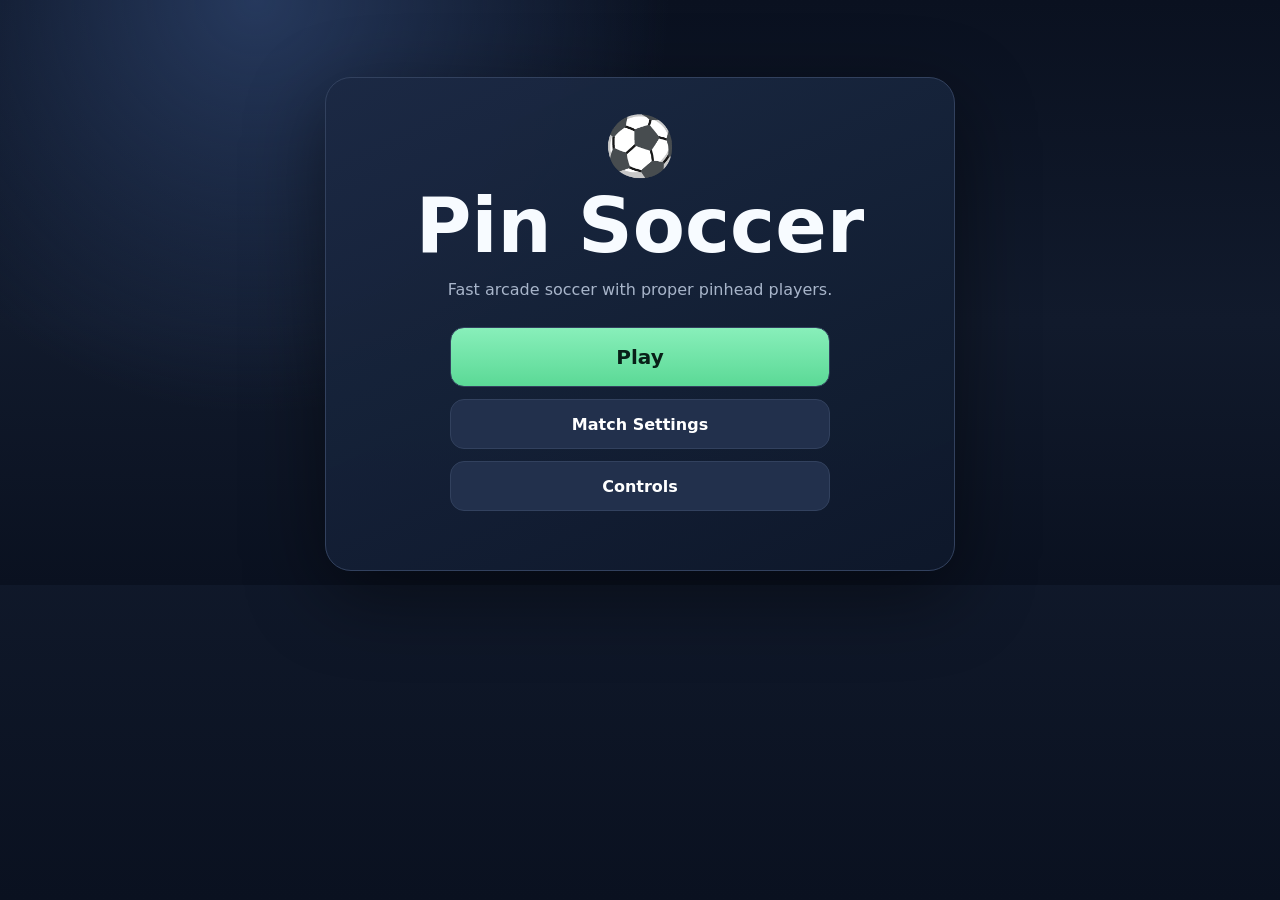
<file: index.html>
<!doctype html>
<html lang="en">
<head>
<meta charset="utf-8">
<meta name="viewport" content="width=device-width,initial-scale=1,viewport-fit=cover">
<meta name="theme-color" content="#101827">
<title>Pin Soccer</title>
<link rel="stylesheet" href="styles.css">
</head>
<body>
<main id="app">
<section id="menuScreen" class="screen active">
  <div class="hero card">
    <div class="ball-logo">⚽</div>
    <h1>Pin Soccer</h1>
    <p>Fast arcade soccer with proper pinhead players.</p>
    <div class="menu-actions">
      <button id="playBtn" class="primary">Play</button>
      <button id="settingsBtn">Match Settings</button>
      <button id="controlsBtn">Controls</button>
    </div>
  </div>
</section>
<section id="settingsScreen" class="screen">
  <div class="panel card">
    <div class="topbar"><button class="backBtn">← Back</button><h2>Match Settings</h2></div>
    <div class="setting-row"><label>Opponent</label><select id="modeSelect"><option value="ai">Vs AI</option><option value="local">2 Players</option></select></div>
    <div class="setting-row"><label>Goals to win</label><select id="lengthSelect"><option>3</option><option selected>5</option><option>7</option><option>10</option></select></div>
    <div class="setting-row"><label>AI difficulty</label><select id="difficultySelect"><option>easy</option><option selected>normal</option><option>hard</option></select></div>
    <div class="setting-row"><label>Game speed</label><select id="speedSelect"><option value=".85">Chill</option><option value="1" selected>Normal</option><option value="1.18">Fast</option></select></div>
  </div>
</section>
<section id="controlsScreen" class="screen">
  <div class="panel card">
    <div class="topbar"><button class="backBtn">← Back</button><h2>Controls</h2></div>
    <div class="setting-row"><label>Control style</label><select id="controlSelect"><option value="touch" selected>On-screen buttons</option><option value="keyboard">Keyboard</option></select></div>
    <div class="control-help">
      <div><h3>Player 1</h3><p>A / D = move<br>W = jump<br>S = kick / charge shot</p></div>
      <div><h3>Player 2</h3><p>← / → = move<br>↑ = jump<br>↓ = kick / charge shot</p></div>
    </div>
    <p class="tip">Hold kick to charge the power bar. Release to shoot. The ball's height relative to your pin changes the shot angle: low contact gives a flatter shot; higher contact creates more of a chip.</p>
  </div>
</section>
<section id="gameScreen" class="screen">
  <div class="game-shell">
    <div class="hud card">
      <button id="menuBtn">Menu</button>
      <div class="score"><span id="p1Score">0</span><span>–</span><span id="p2Score">0</span></div>
      <button id="pauseBtn">Pause</button>
    </div>
    <div class="stage" id="stage" tabindex="0">
      <canvas id="gameCanvas" width="960" height="560"></canvas>
      <div id="countdown" class="countdown"></div>
      <div id="message" class="message"></div>
    </div>
    <div id="touchControls" class="touch-controls">
      <div class="pad"><div class="pad-title">PLAYER 1</div><div class="pad-grid">
        <button data-input="p1l">◀</button><button data-input="p1j">▲</button><button data-input="p1r">▶</button><button data-input="p1k" class="kick">HOLD KICK</button>
      </div><div class="power-wrap"><div class="power-label">POWER <span id="p1PowerText">0%</span></div><div class="power-track"><div id="p1Power" class="power-fill"></div></div></div></div>
      <div class="pad" id="p2Pad"><div class="pad-title">PLAYER 2</div><div class="pad-grid">
        <button data-input="p2l">◀</button><button data-input="p2j">▲</button><button data-input="p2r">▶</button><button data-input="p2k" class="kick">HOLD KICK</button>
      </div><div class="power-wrap"><div class="power-label">POWER <span id="p2PowerText">0%</span></div><div class="power-track"><div id="p2Power" class="power-fill"></div></div></div></div>
    </div>
  </div>
</section>
</main>
<script src="game.js"></script>
</body>
</html>
</file>
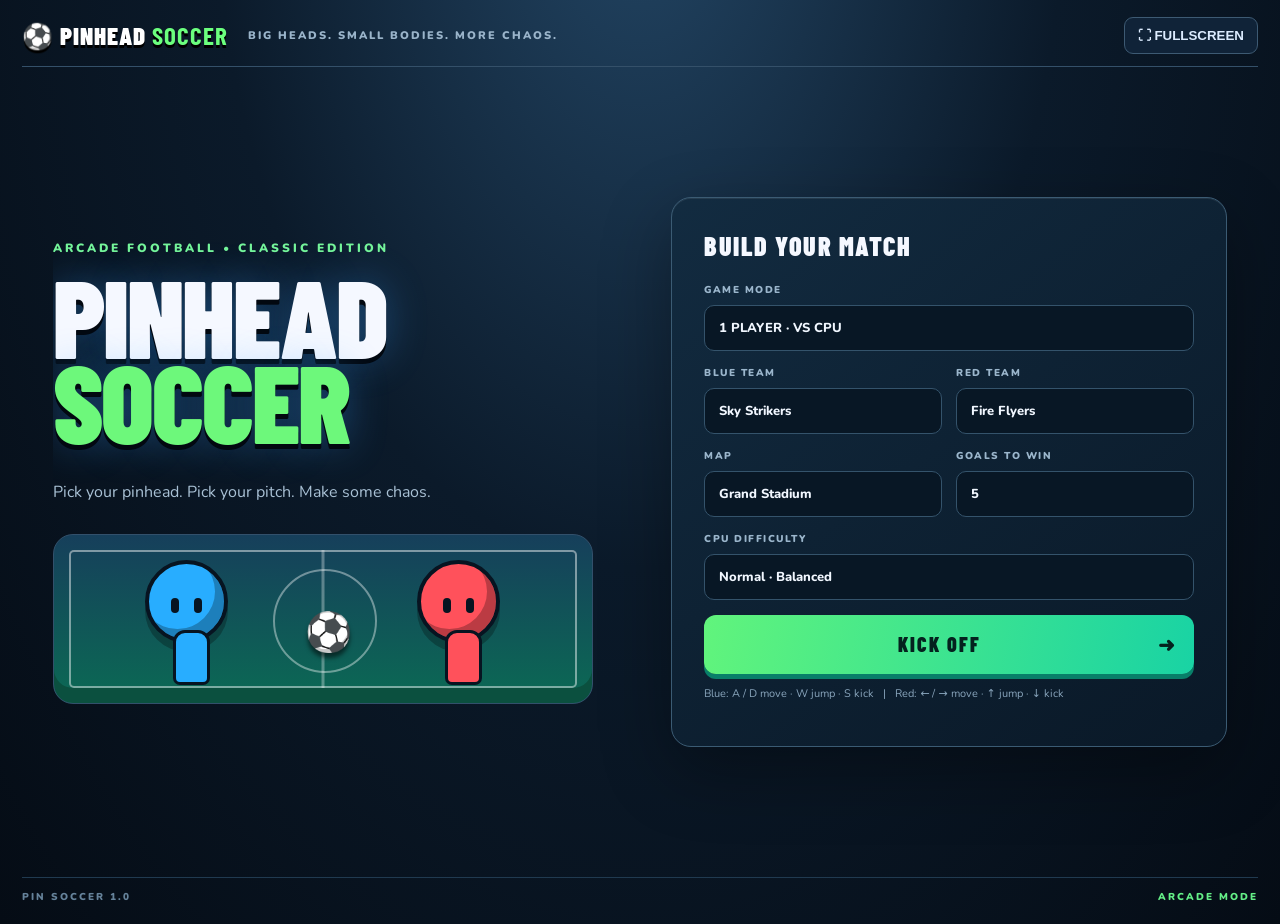
<file: v2/index.html>
<!doctype html>
<html lang="en"><head><meta charset="utf-8"><meta name="viewport" content="width=device-width,initial-scale=1,viewport-fit=cover"><meta name="theme-color" content="#071421"><title>Pin Soccer 1</title><link rel="stylesheet" href="styles.css"></head>
<body>
<div class="app">
<header class="top"><a class="brand" href="../">⚽ PINHEAD <b>SOCCER</b></a><span class="tag">BIG HEADS. SMALL BODIES. MORE CHAOS.</span><button id="fullscreen" class="ghost">⛶ FULLSCREEN</button></header>
<main>
<section id="menu" class="menu">
<div class="hero"><div class="eyebrow">ARCADE FOOTBALL • CLASSIC EDITION</div><h1>PINHEAD<br><em>SOCCER</em></h1><p>Pick your pinhead. Pick your pitch. Make some chaos.</p><div class="preview" aria-hidden="true"><div class="previewplayer blue"><i></i><b></b></div><div class="previewball">⚽</div><div class="previewplayer red"><i></i><b></b></div></div></div>
<div class="setup card"><h2>BUILD YOUR MATCH</h2><label>GAME MODE<select id="mode"><option value="ai">1 PLAYER · VS CPU</option><option value="local">2 PLAYERS · SAME DEVICE</option></select></label><div class="twocol"><label>BLUE TEAM<select id="bluePick"><option value="blue">Sky Strikers</option><option value="green">Jungle Crew</option><option value="purple">Night Ninjas</option><option value="gold">Royal Rush</option><option value="ice">Ice Breakers</option></select></label><label>RED TEAM<select id="redPick"><option value="red">Fire Flyers</option><option value="orange">Hot Shots</option><option value="pink">Bubble Blitz</option><option value="teal">Wave Riders</option><option value="black">Shadow Squad</option></select></label></div><div class="twocol"><label>MAP<select id="mapPick"><option value="stadium">Grand Stadium</option><option value="street">Street Court</option><option value="indoor">Indoor Arena</option><option value="beach">Tropical Beach</option><option value="snow">Snow Field</option><option value="sunset">Sunset City</option><option value="space">Cosmic Pitch</option><option value="jungle">Jungle Bowl</option></select></label><label>GOALS TO WIN<select id="goalPick"><option>3</option><option selected>5</option><option>7</option><option>10</option></select></label></div><div class="difficultyrow"><label>CPU DIFFICULTY<select id="difficultyPick"><option value="easy">Easy · Relaxed</option><option value="normal" selected>Normal · Balanced</option><option value="hard">Hard · Competitive</option></select></label></div><button id="play" class="play">KICK OFF <span>➜</span></button><p class="hint">Blue: A / D move · W jump · S kick &nbsp; | &nbsp; Red: ← / → move · ↑ jump · ↓ kick</p></div>
</section>
<section id="game" class="game hidden"><div class="hud"><button id="back" class="ghost">← MENU</button><div class="scoreboard"><span id="blueName">SKY STRIKERS</span><strong id="score">0 — 0</strong><span id="redName">FIRE FLYERS</span></div><div class="hudright"><span id="mapLabel">GRAND STADIUM</span><button id="pause" class="ghost">Ⅱ PAUSE</button></div></div>
<div class="arena" id="arena"><canvas id="field" aria-label="Pinhead Soccer match"></canvas><div id="banner" class="banner">READY?</div><div class="power bluePower"><span>BLUE KICK</span><i><b id="bluePower"></b></i></div><div class="power redPower"><span>RED KICK</span><i><b id="redPower"></b></i></div></div>
<div class="mobile"><div class="pad"><button data-key="a">◀</button><button data-key="d">▶</button><button data-key="w">⬆</button><button data-key="s" class="kick">KICK</button></div><div class="pad redpad"><button data-key="left">◀</button><button data-key="right">▶</button><button data-key="up">⬆</button><button data-key="down" class="kick">KICK</button></div></div>
<div class="footnote"><span>⚡ Charge kicks by holding KICK</span><span>Players now collide with each other and the ball</span><span id="status">MATCH READY</span></div></section>
</main><footer>PIN SOCCER 1.0 <span>ARCADE MODE</span></footer></div><script src="game.js"></script></body></html>
</file>
<file: styles.css>
:root{--bg:#0b1220;--panel:#142038;--line:#32415e;--text:#f7fbff;--muted:#a8b5ca;--accent:#78e6ad}
*{box-sizing:border-box}html,body{margin:0;min-height:100%;background:radial-gradient(circle at 20% 0%,#26395d 0,transparent 35%),linear-gradient(#0a1120,#111a2c 55%,#0a1120);color:var(--text);font-family:system-ui,-apple-system,BlinkMacSystemFont,"Segoe UI",sans-serif}
body{padding:max(14px,env(safe-area-inset-top)) max(14px,env(safe-area-inset-right)) max(14px,env(safe-area-inset-bottom)) max(14px,env(safe-area-inset-left))}
#app{width:min(1120px,100%);margin:auto}.screen{display:none}.screen.active{display:block}.card{background:linear-gradient(155deg,rgba(27,41,68,.97),rgba(14,24,42,.98));border:1px solid var(--line);box-shadow:0 24px 80px #0007;border-radius:26px}
.hero{max-width:630px;margin:7vh auto 0;padding:34px;text-align:center}.ball-logo{font-size:58px}h1{font-size:clamp(42px,8vw,76px);line-height:.95;margin:10px 0}p{color:var(--muted);line-height:1.5}.menu-actions{display:grid;gap:12px;max-width:380px;margin:25px auto}.menu-actions button{min-height:50px}.menu-actions .primary{min-height:60px;font-size:20px;background:linear-gradient(#88efba,#5bd996);color:#082018}
button,select{font:inherit}button{border:1px solid var(--line);border-radius:14px;background:#22304c;color:#fff;padding:10px 16px;font-weight:800;cursor:pointer;min-height:46px}select{min-height:46px;border-radius:12px;padding:8px 12px;background:#101a2c;color:#fff;border:1px solid var(--line)}
.panel{max-width:720px;margin:34px auto;padding:22px}.topbar{display:flex;gap:16px;align-items:center;margin-bottom:24px}.topbar h2{margin:0}.setting-row{display:grid;grid-template-columns:1fr 250px;gap:18px;align-items:center;padding:16px 0;border-top:1px solid #fff1}.control-help{display:grid;grid-template-columns:1fr 1fr;gap:14px;margin-top:20px}.control-help>div{padding:16px;border-radius:18px;background:#0f192b;border:1px solid #fff1}.tip{padding:14px;border-radius:14px;background:#0d1728;border:1px solid #fff1}
.game-shell{display:grid;gap:12px}.hud{display:grid;grid-template-columns:1fr auto 1fr;align-items:center;padding:10px 14px}.hud button:last-child{justify-self:end}.score{font-size:30px;font-weight:950;letter-spacing:.08em}.stage{position:relative;overflow:hidden;border-radius:24px;box-shadow:0 22px 70px #0008;border:1px solid #41516d;background:#102238;outline:none}
canvas{display:block;width:100%;height:auto;aspect-ratio:12/7;touch-action:none}.countdown,.message{position:absolute;inset:0;display:grid;place-items:center;pointer-events:none;text-align:center;font-weight:950;text-shadow:0 6px 18px #000}.countdown{font-size:clamp(58px,14vw,140px)}.message{font-size:clamp(30px,7vw,72px)}
.touch-controls{display:grid;grid-template-columns:1fr 1fr;gap:12px}.pad{background:#111c30;border:1px solid var(--line);border-radius:20px;padding:12px}.pad-title{font-size:13px;color:var(--muted);font-weight:900;margin-bottom:8px}.pad-grid{display:grid;grid-template-columns:repeat(4,1fr);gap:8px}.pad-grid button{min-height:58px;font-size:22px;touch-action:none;user-select:none}.pad-grid .kick{font-size:12px;background:#334661}
.power-wrap{margin-top:9px}.power-label{font-size:11px;font-weight:900;color:var(--muted);display:flex;justify-content:space-between;margin-bottom:4px}.power-track{height:10px;background:#08111f;border:1px solid #31405a;border-radius:99px;overflow:hidden}.power-fill{height:100%;width:0;background:linear-gradient(90deg,#69e3ad,#ffd166,#ff7d7d);transition:width .04s linear}
@media(max-width:700px){.hero{margin-top:18px;padding:24px 18px}.setting-row{grid-template-columns:1fr}.control-help{grid-template-columns:1fr}.hud{grid-template-columns:auto 1fr auto}.score{justify-self:center;font-size:24px}.touch-controls{grid-template-columns:1fr}.pad-grid button{min-height:54px}}
</file>
<file: v2/styles.css>
@import url('https://fonts.googleapis.com/css2?family=Barlow+Condensed:wght@500;600;700;800;900&family=Nunito:wght@600;700;800;900&display=swap');
:root{--bg:#071421;--panel:#102337;--line:#31516a;--white:#f5f8ff;--muted:#9db3c9;--blue:#25a9ff;--red:#ff4e59}*{box-sizing:border-box}html,body{margin:0;min-height:100%;background:radial-gradient(ellipse at 50% -15%,#234665 0%,#0b1a2a 47%,#050c15 100%);color:var(--white);font-family:Nunito,system-ui,sans-serif}body{min-height:100vh}.app{max-width:1600px;margin:auto;padding:14px 22px 8px}.top{display:flex;align-items:center;gap:20px;border-bottom:1px solid #345069;padding:3px 0 12px}.brand{font:900 25px 'Barlow Condensed',sans-serif;letter-spacing:1px;color:white;text-decoration:none;text-shadow:0 3px 0 #000}.brand b{color:#6bff7e}.tag{font-size:11px;font-weight:900;letter-spacing:2px;color:#9ab4ca;flex:1}.ghost{background:#102338;color:#dcecff;border:1px solid #3d5a73;border-radius:9px;padding:10px 13px;font-weight:900;cursor:pointer}.menu{min-height:calc(100vh - 90px);display:grid;grid-template-columns:1.02fr 1fr;align-items:center;gap:clamp(22px,4vw,70px);padding:30px 2.5%}.hero{position:relative;overflow:hidden;min-height:470px;display:flex;flex-direction:column;justify-content:center}.eyebrow{color:#75f59a;font-size:12px;letter-spacing:3px;font-weight:900}.hero h1{font:900 clamp(66px,8.5vw,130px)/.78 'Barlow Condensed',sans-serif;letter-spacing:-2px;margin:18px 0 22px;text-shadow:0 5px 0 #020810,0 0 40px #3a9eff55}.hero h1 em{font-style:normal;color:#6df87b}.hero p{color:#a9c1d5;font-size:16px;max-width:380px}.preview{height:170px;position:relative;margin-top:15px;max-width:540px;border:1px solid #32506b;border-radius:20px;background:linear-gradient(#163f5b,#0b6a54);overflow:hidden;box-shadow:inset 0 -15px 0 #0b503f}.preview:before{content:"";position:absolute;inset:15px;border:2px solid #ffffff75;border-radius:5px;background:linear-gradient(90deg,transparent 49.5%,#ffffff65 50%,transparent 50.5%)}.preview:after{content:"";position:absolute;width:100px;height:100px;border:2px solid #ffffff65;border-radius:50%;left:calc(50% - 50px);top:34px}.previewplayer{position:absolute;z-index:2;width:83px;height:83px;border-radius:50%;top:25px;box-shadow:inset -9px -10px 0 #0004,0 9px 0 #0004;border:4px solid #071421}.previewplayer:before{content:"";position:absolute;bottom:-46px;left:24px;width:31px;height:49px;background:inherit;border:3px solid #071421;border-radius:12px 12px 7px 7px}.previewplayer i,.previewplayer b{position:absolute;z-index:3;bottom:26px;width:8px;height:15px;border-radius:5px;background:#071421}.previewplayer i{left:22px}.previewplayer b{right:22px}.previewplayer.blue{left:17%;background:#28adff}.previewplayer.red{right:17%;background:#ff515b}.previewball{position:absolute;z-index:3;left:calc(50% - 18px);top:72px;font-size:38px;filter:drop-shadow(0 5px 2px #0008)}.card{background:linear-gradient(145deg,#122b40ee,#0a1928f5);border:1px solid #3b5b73;border-radius:20px;padding:clamp(20px,2.5vw,34px);box-shadow:0 24px 70px #0005,inset 0 1px #ffffff14}.setup h2{font:900 26px 'Barlow Condensed',sans-serif;letter-spacing:1.5px;margin:0 0 22px}.setup label{display:flex;flex-direction:column;gap:8px;font-size:10px;letter-spacing:1.5px;color:#9bb6cc;font-weight:900;margin-bottom:15px}.setup select{appearance:none;width:100%;padding:13px 14px;border-radius:10px;background:#081725;color:#f1f7ff;border:1px solid #34536b;font:800 13px Nunito,sans-serif;outline:none}.twocol{display:grid;grid-template-columns:1fr 1fr;gap:14px}.difficultyrow{display:grid;grid-template-columns:1fr;margin:0 0 15px}.difficultyrow label{margin-bottom:0}.play{width:100%;border:0;border-radius:12px;background:linear-gradient(100deg,#61f47c,#19d3a4);padding:17px;color:#04221e;font:900 20px 'Barlow Condensed',sans-serif;letter-spacing:2px;cursor:pointer;box-shadow:0 5px 0 #087f69;transition:.15s}.play:hover{transform:translateY(-2px);filter:brightness(1.07)}.play span{float:right}.hint{color:#88a4bb;font-size:11px;line-height:1.6}.hidden{display:none!important}.game{padding-top:10px}.hud{display:flex;align-items:center;justify-content:space-between;gap:12px;margin-bottom:10px}.scoreboard{display:flex;align-items:center;justify-content:center;gap:20px;flex:1;font:900 15px 'Barlow Condensed',sans-serif;letter-spacing:1px}.scoreboard span:first-child{color:#6ccaff}.scoreboard span:last-child{color:#ff9297}.scoreboard strong{font:900 clamp(24px,3vw,40px) 'Barlow Condensed',sans-serif;background:#06121e;border:1px solid #36536b;padding:4px 20px;border-radius:10px;white-space:nowrap}.hudright{display:flex;align-items:center;gap:12px;color:#8daac0;font-size:10px;font-weight:900;letter-spacing:1px}.arena{height:calc(100vh - 165px);min-height:420px;max-height:1100px;position:relative;border:2px solid #49657b;border-radius:15px;overflow:hidden;background:#0a322a;box-shadow:0 15px 55px #0008,inset 0 0 0 5px #071421}.arena canvas{width:100%;height:100%;display:block}.banner{position:absolute;left:50%;top:15%;transform:translateX(-50%);padding:10px 28px;background:#071421df;border:1px solid #9bc6e6;border-radius:12px;font:900 clamp(18px,3vw,36px) 'Barlow Condensed',sans-serif;letter-spacing:3px;white-space:nowrap;pointer-events:none;text-shadow:0 3px 0 #000}.power{position:absolute;bottom:15px;width:25%;font-size:9px;font-weight:900;letter-spacing:1px;pointer-events:none}.power i{display:block;height:8px;background:#071421b8;border:1px solid #ffffff55;border-radius:9px;overflow:hidden;margin-top:5px}.power b{display:block;width:0;height:100%;background:#65f58b}.bluePower{left:16px}.redPower{right:16px;text-align:right}.redPower b{margin-left:auto;background:#ff6671}.footnote{display:flex;justify-content:space-between;gap:12px;padding:11px 4px;color:#7896ae;font-size:10px;font-weight:800}.footnote span:last-child{color:#6ef28b}.mobile{display:none}footer{border-top:1px solid #203a50;color:#65829a;font-size:10px;font-weight:900;letter-spacing:2px;padding:12px 0;display:flex;justify-content:space-between}footer span{color:#64ef87}@media(max-width:850px){.app{padding:9px}.menu{grid-template-columns:1fr;padding:20px 2%;gap:10px}.hero{min-height:auto}.hero h1{font-size:76px}.preview{height:120px;margin-bottom:14px}.previewplayer{transform:scale(.75);transform-origin:top left}.previewplayer.red{transform-origin:top right}.setup{padding:20px}.tag{display:none}.arena{height:55vh;min-height:300px}.hud{flex-wrap:wrap}.scoreboard{order:3;flex-basis:100%;gap:10px}.hudright{margin-left:auto}.footnote span:nth-child(2){display:none}.mobile{display:flex;justify-content:space-between;gap:12px;margin-top:10px}.pad{display:flex;gap:5px}.pad button{min-width:42px;height:43px;background:#132b40;border:1px solid #45627a;border-radius:9px;color:white;font-weight:900;touch-action:none}.pad .kick{background:#26d7a0;color:#03251e;padding:0 12px}.redpad .kick{background:#ff5964;color:#fff}.footnote{font-size:9px}.hudright #mapLabel{display:none}}@media(max-width:430px){.twocol{gap:8px}.setup select{font-size:11px;padding:12px 8px}.hero h1{font-size:65px}.arena{height:48vh;min-height:280px}.pad button{min-width:34px}.scoreboard span{font-size:11px}.scoreboard strong{padding:4px 12px}}
</file>
